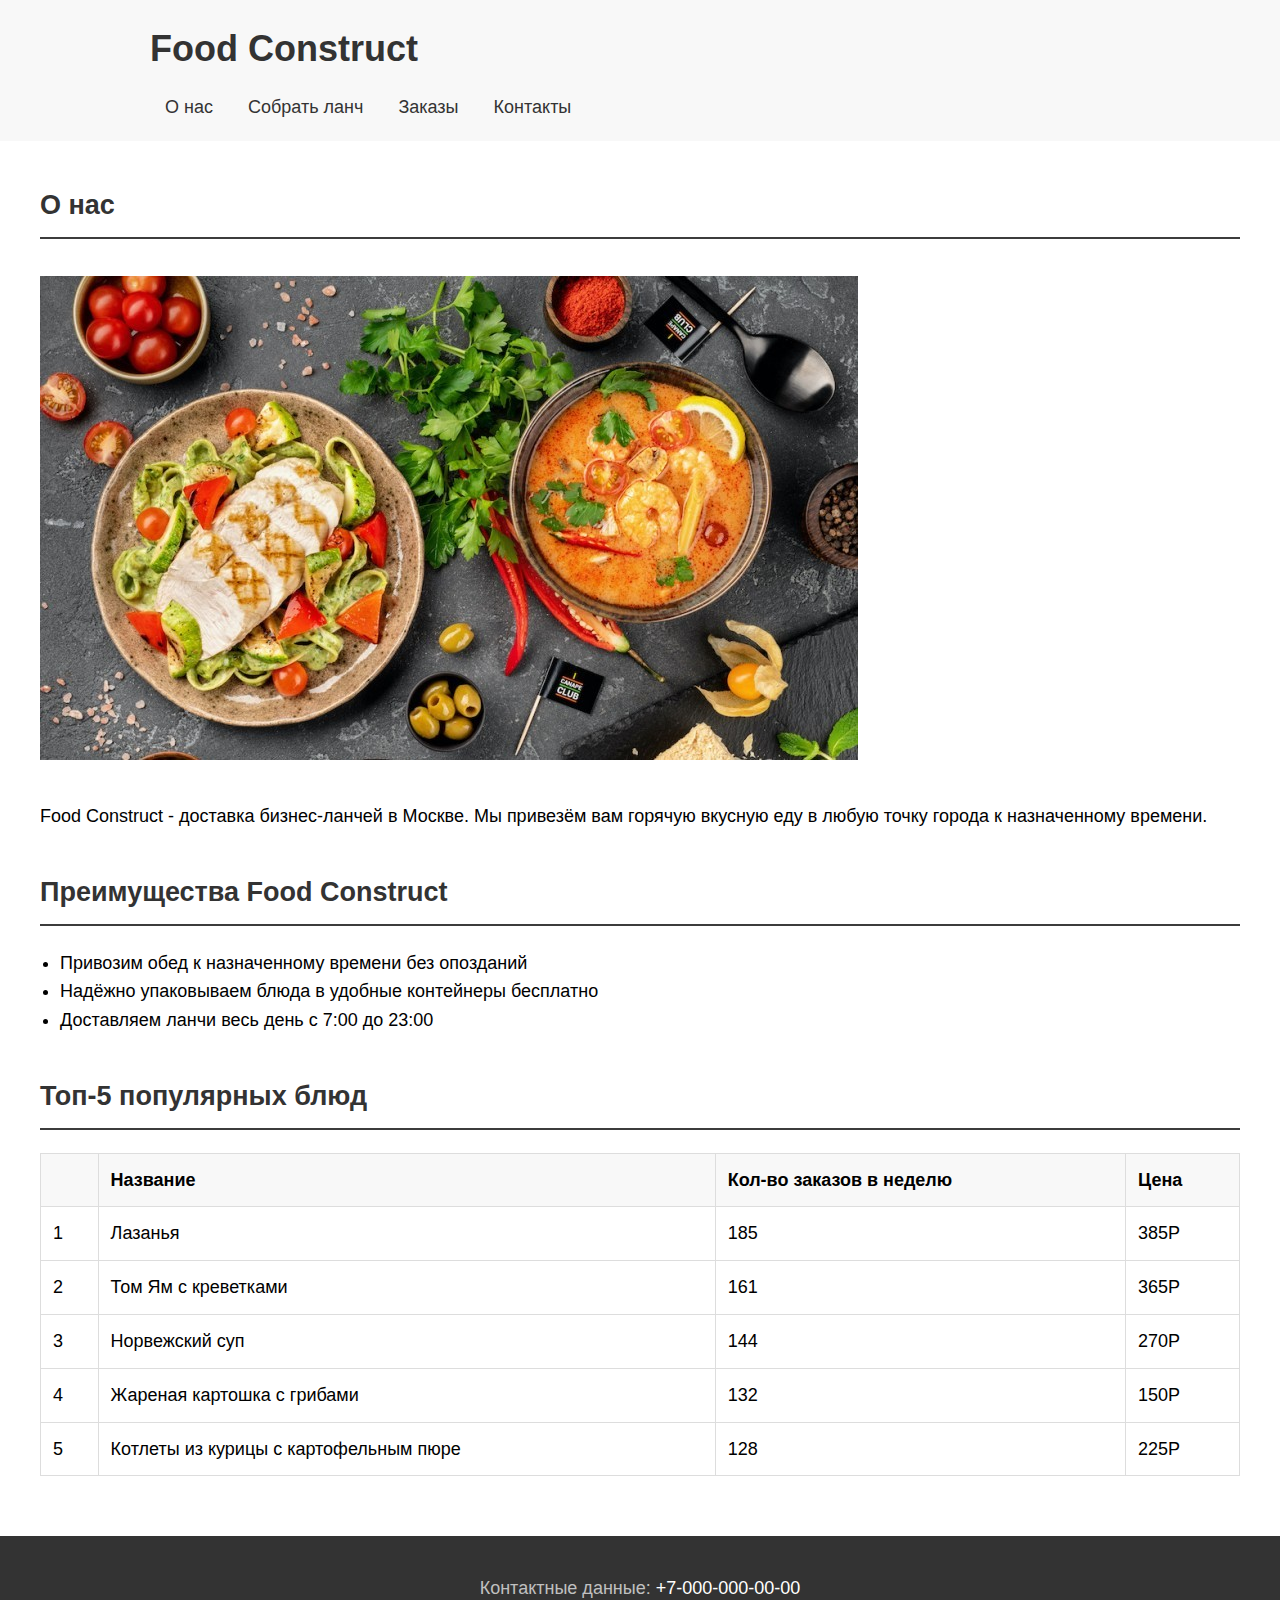
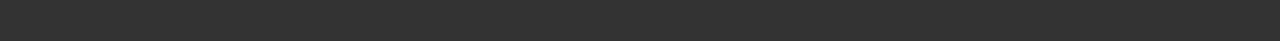
<file: index.html>
<!DOCTYPE html>
<html lang="ru">
<head>
    <meta charset="UTF-8">
    <meta name="viewport" content="width=device-width, initial-scale=1.0">
    <title>Food Construct - Доставка бизнес-ланчей</title>
    <link rel="stylesheet" href="./styles/style.css">
</head>
<body>
    <header>
        <h1>Food Construct</h1>
        <nav>
            <a href="#">О нас</a>
            <a href="#">Собрать ланч</a>
            <a href="#">Заказы</a>
            <a href="#footer">Контакты</a>
        </nav>
    </header>

    <main>
        <section id="about">
            <h2>О нас</h2>
            <img src="images/mainlunch.jpg" alt="Food Construct - доставка бизнес-ланчей">
            <p>Food Construct - доставка бизнес-ланчей в Москве. Мы привезём вам горячую вкусную еду в любую точку города к назначенному времени.</p>
        </section>

        <section id="advantages">
            <h2>Преимущества Food Construct</h2>
            <ul>
                <li>Привозим обед к назначенному времени без опозданий</li>
                <li>Надёжно упаковываем блюда в удобные контейнеры бесплатно</li>
                <li>Доставляем ланчи весь день с 7:00 до 23:00</li>
            </ul>
        </section>

        <section id="popular-dishes">
            <h2>Топ-5 популярных блюд</h2>
            <table>
                <tr>
                    <th></th>
                    <th>Название</th>
                    <th>Кол-во заказов в неделю</th>
                    <th>Цена</th>
                </tr>
                <tr>
                    <td>1</td>
                    <td>Лазанья</td>
                    <td>185</td>
                    <td>385P</td>
                </tr>
                <tr>
                    <td>2</td>
                    <td>Том Ям с креветками</td>
                    <td>161</td>
                    <td>365P</td>
                </tr>
                <tr>
                    <td>3</td>
                    <td>Норвежский суп</td>
                    <td>144</td>
                    <td>270P</td>
                </tr>
                <tr>
                    <td>4</td>
                    <td>Жареная картошка с грибами</td>
                    <td>132</td>
                    <td>150P</td>
                </tr>
                <tr>
                    <td>5</td>
                    <td>Котлеты из курицы с картофельным пюре</td>
                    <td>128</td>
                    <td>225P</td>
                </tr>
            </table>
        </section>
    </main>

    <footer id="footer">
        <p>Контактные данные: <a href="tel:+70000000000">+7-000-000-00-00</a></p>
    </footer>
</body>
</html>
</file>
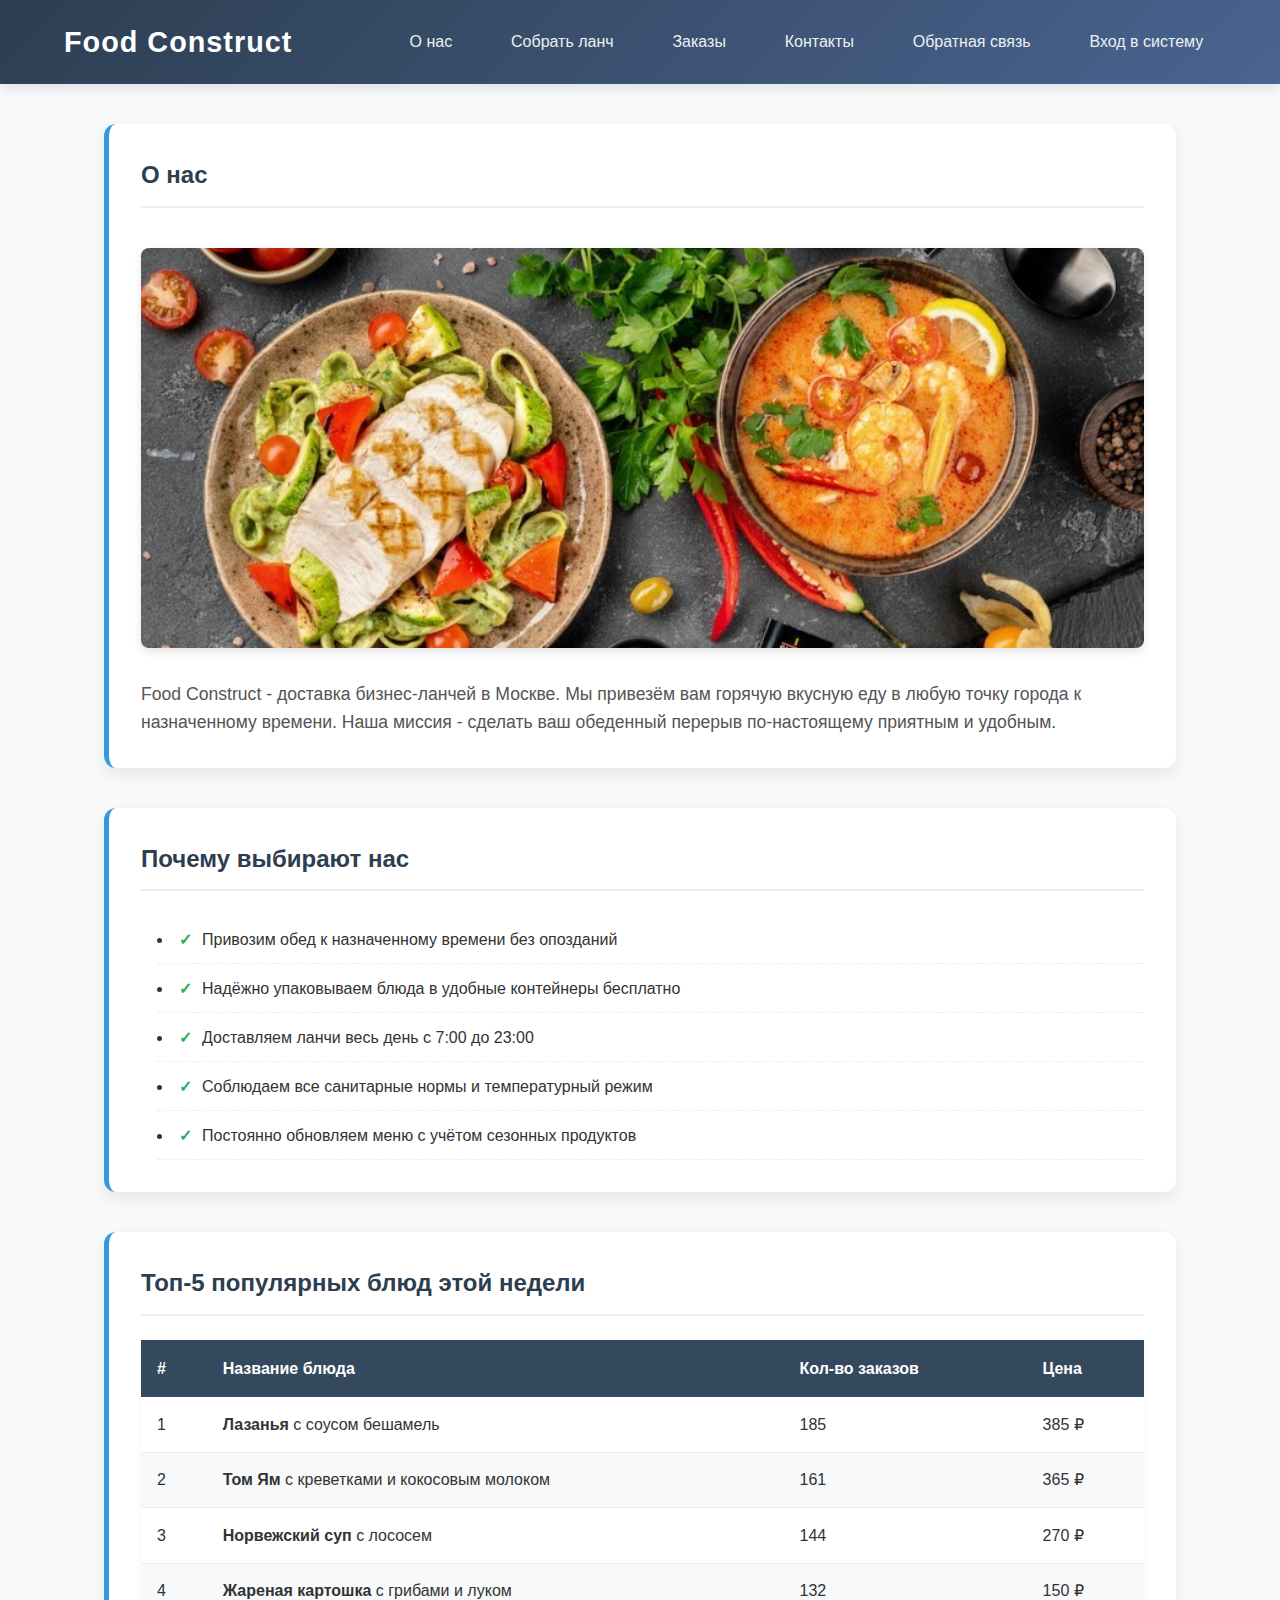
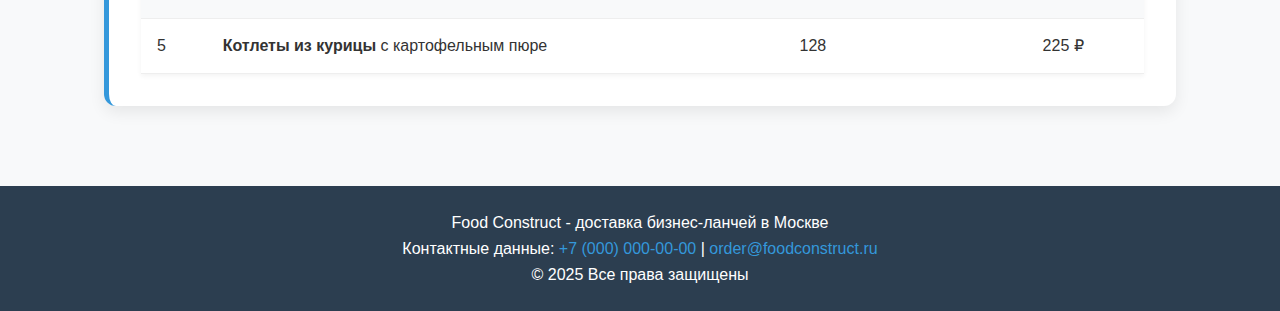
<file: lab2/index.html>
<!DOCTYPE html>
<html lang="ru">
<head>
    <meta charset="UTF-8">
    <meta name="viewport" content="width=device-width, initial-scale=1.0">
    <title>Food Construct - Доставка бизнес-ланчей</title>
    <link rel="stylesheet" href="./styles/style.css">
</head>
<body>
    <header>
        <h1>Food Construct</h1>
        <nav>
            <a href="#about">О нас</a>
            <a href="#">Собрать ланч</a>
            <a href="#">Заказы</a>
            <a href="#footer">Контакты</a>
            <a href="feedback.html">Обратная связь</a>
            <a href="auth.html">Вход в систему</a>
        </nav>
    </header>

    <main>
        <section id="about">
            <h2>О нас</h2>
            <img src="images/mainlunch.jpg" alt="Доставка бизнес-ланчей Food Construct">
            <p>Food Construct - доставка бизнес-ланчей в Москве. Мы привезём вам горячую вкусную еду в любую точку города к назначенному времени. Наша миссия - сделать ваш обеденный перерыв по-настоящему приятным и удобным.</p>
        </section>

        <section id="advantages">
            <h2>Почему выбирают нас</h2>
            <ul>
                <li>Привозим обед к назначенному времени без опозданий</li>
                <li>Надёжно упаковываем блюда в удобные контейнеры бесплатно</li>
                <li>Доставляем ланчи весь день с 7:00 до 23:00</li>
                <li>Соблюдаем все санитарные нормы и температурный режим</li>
                <li>Постоянно обновляем меню с учётом сезонных продуктов</li>
            </ul>
        </section>

        <section id="popular-dishes">
            <h2>Топ-5 популярных блюд этой недели</h2>
            <table>
                <thead>
                    <tr>
                        <th>#</th>
                        <th>Название блюда</th>
                        <th>Кол-во заказов</th>
                        <th>Цена</th>
                    </tr>
                </thead>
                <tbody>
                    <tr>
                        <td>1</td>
                        <td><strong>Лазанья</strong> с соусом бешамель</td>
                        <td>185</td>
                        <td>385 ₽</td>
                    </tr>
                    <tr>
                        <td>2</td>
                        <td><strong>Том Ям</strong> с креветками и кокосовым молоком</td>
                        <td>161</td>
                        <td>365 ₽</td>
                    </tr>
                    <tr>
                        <td>3</td>
                        <td><strong>Норвежский суп</strong> с лососем</td>
                        <td>144</td>
                        <td>270 ₽</td>
                    </tr>
                    <tr>
                        <td>4</td>
                        <td><strong>Жареная картошка</strong> с грибами и луком</td>
                        <td>132</td>
                        <td>150 ₽</td>
                    </tr>
                    <tr>
                        <td>5</td>
                        <td><strong>Котлеты из курицы</strong> с картофельным пюре</td>
                        <td>128</td>
                        <td>225 ₽</td>
                    </tr>
                </tbody>
            </table>
        </section>
    </main>

    <footer id="footer">
        <p>Food Construct - доставка бизнес-ланчей в Москве</p>
        <p>Контактные данные: <a href="tel:+70000000000">+7 (000) 000-00-00</a> | 
           <a href="mailto:order@foodconstruct.ru">order@foodconstruct.ru</a></p>
        <p>© 2025 Все права защищены</p>
    </footer>
</body>
</html>
</file>
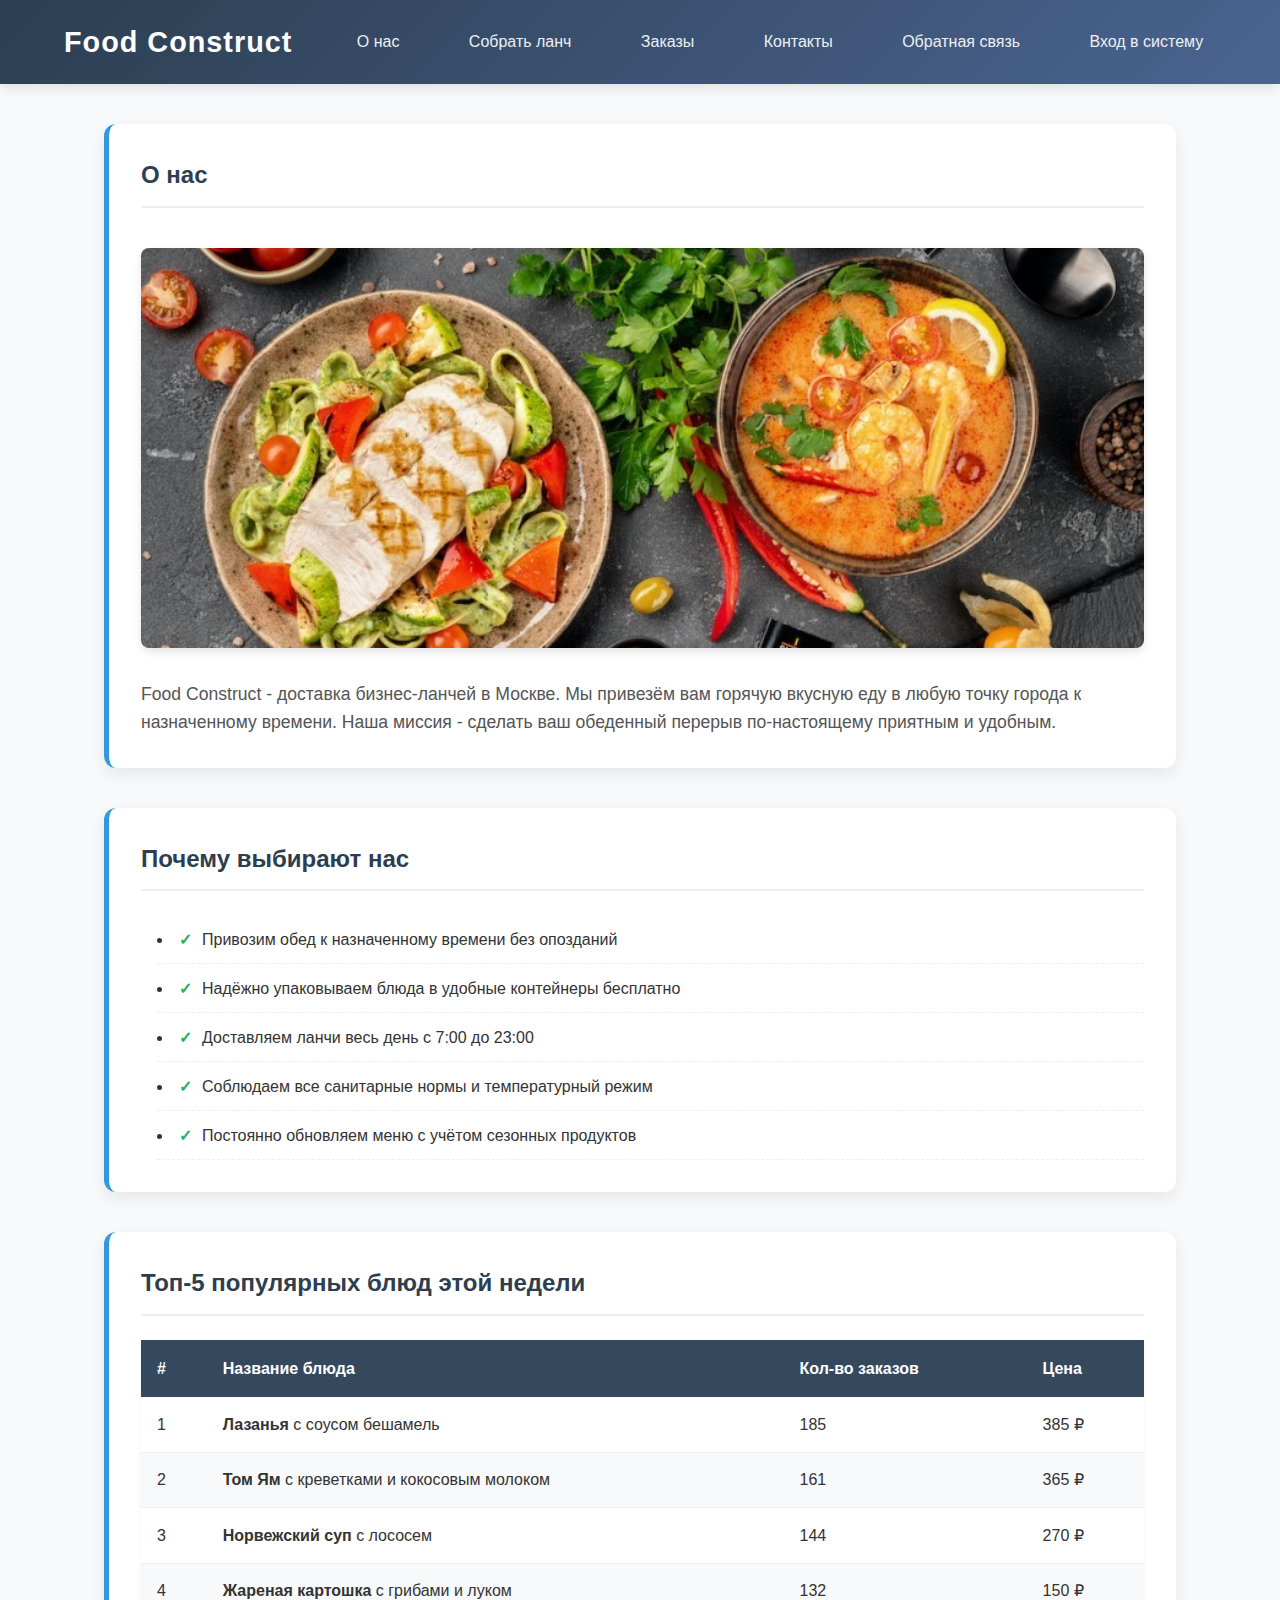
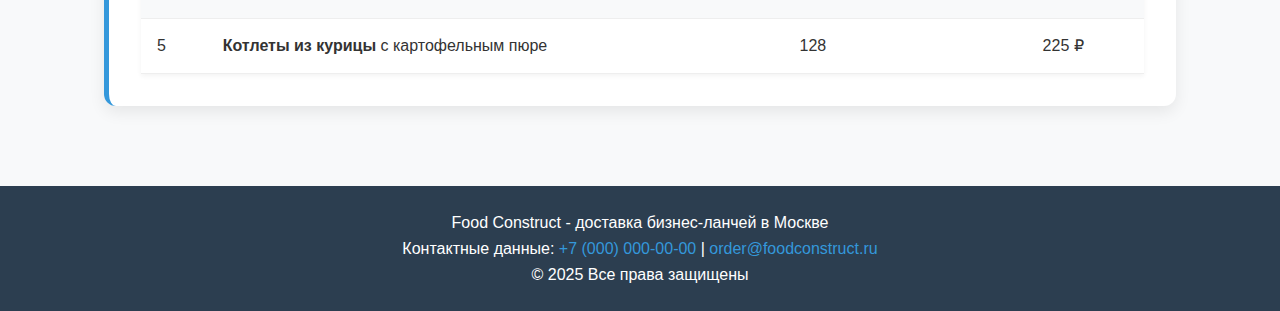
<file: lab3/index.html>
<!DOCTYPE html>
<html lang="ru">
<head>
    <meta charset="UTF-8">
    <meta name="viewport" content="width=device-width, initial-scale=1.0">
    <title>Food Construct - Доставка бизнес-ланчей</title>
    <link rel="stylesheet" href="./styles/style.css">
</head>
<body>
    <header>
        <h1>Food Construct</h1>
        <nav>
            <a href="#about">О нас</a>
            <a href="build-lunch.html">Собрать ланч</a>
            <a href="#">Заказы</a>
            <a href="#footer">Контакты</a>
            <a href="feedback.html">Обратная связь</a>
            <a href="auth.html">Вход в систему</a>
        </nav>
    </header>

    <main>
        <section id="about">
            <h2>О нас</h2>
            <img src="images/mainlunch.jpg" alt="Доставка бизнес-ланчей Food Construct">
            <p>Food Construct - доставка бизнес-ланчей в Москве. Мы привезём вам горячую вкусную еду в любую точку города к назначенному времени. Наша миссия - сделать ваш обеденный перерыв по-настоящему приятным и удобным.</p>
        </section>

        <section id="advantages">
            <h2>Почему выбирают нас</h2>
            <ul>
                <li>Привозим обед к назначенному времени без опозданий</li>
                <li>Надёжно упаковываем блюда в удобные контейнеры бесплатно</li>
                <li>Доставляем ланчи весь день с 7:00 до 23:00</li>
                <li>Соблюдаем все санитарные нормы и температурный режим</li>
                <li>Постоянно обновляем меню с учётом сезонных продуктов</li>
            </ul>
        </section>

        <section id="popular-dishes">
            <h2>Топ-5 популярных блюд этой недели</h2>
            <table>
                <thead>
                    <tr>
                        <th>#</th>
                        <th>Название блюда</th>
                        <th>Кол-во заказов</th>
                        <th>Цена</th>
                    </tr>
                </thead>
                <tbody>
                    <tr>
                        <td>1</td>
                        <td><strong>Лазанья</strong> с соусом бешамель</td>
                        <td>185</td>
                        <td>385 ₽</td>
                    </tr>
                    <tr>
                        <td>2</td>
                        <td><strong>Том Ям</strong> с креветками и кокосовым молоком</td>
                        <td>161</td>
                        <td>365 ₽</td>
                    </tr>
                    <tr>
                        <td>3</td>
                        <td><strong>Норвежский суп</strong> с лососем</td>
                        <td>144</td>
                        <td>270 ₽</td>
                    </tr>
                    <tr>
                        <td>4</td>
                        <td><strong>Жареная картошка</strong> с грибами и луком</td>
                        <td>132</td>
                        <td>150 ₽</td>
                    </tr>
                    <tr>
                        <td>5</td>
                        <td><strong>Котлеты из курицы</strong> с картофельным пюре</td>
                        <td>128</td>
                        <td>225 ₽</td>
                    </tr>
                </tbody>
            </table>
        </section>
    </main>

    <footer id="footer">
        <p>Food Construct - доставка бизнес-ланчей в Москве</p>
        <p>Контактные данные: <a href="tel:+70000000000">+7 (000) 000-00-00</a> | 
           <a href="mailto:order@foodconstruct.ru">order@foodconstruct.ru</a></p>
        <p>© 2025 Все права защищены</p>
    </footer>
</body>
</html>
</file>
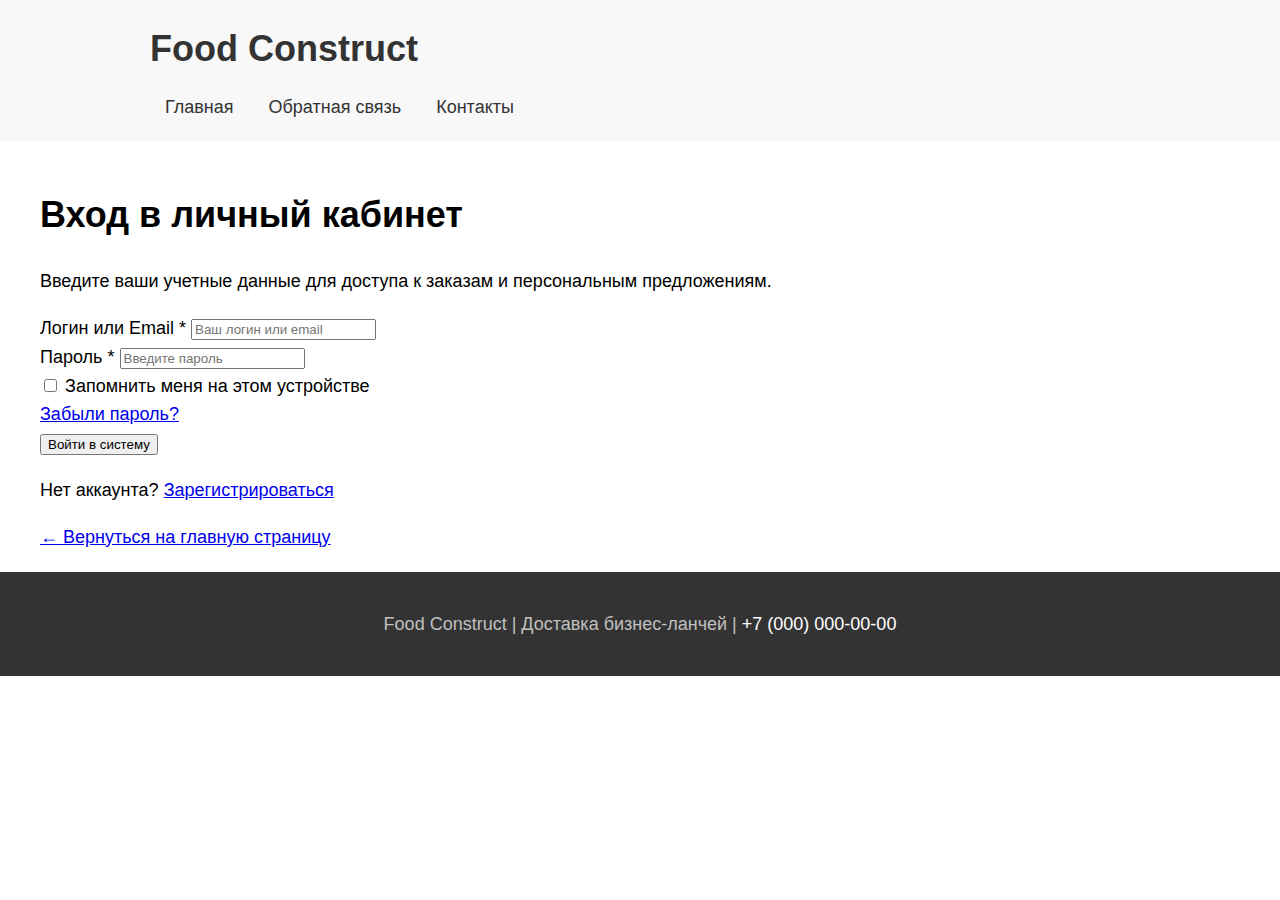
<file: auth.html>
<!DOCTYPE html>
<html lang="ru">
<head>
    <meta charset="UTF-8">
    <meta name="viewport" content="width=device-width, initial-scale=1.0">
    <title>Вход в систему - Food Construct</title>
    <link rel="stylesheet" href="./styles/style.css">
</head>
<body id="auth-page">
    <div class="background-overlay"></div>
    <header>
        <h1>Food Construct</h1>
        <nav>
            <a href="index.html">Главная</a>
            <a href="feedback.html">Обратная связь</a>
            <a href="index.html#footer">Контакты</a>
        </nav>
    </header>

    <main>
        <div class="auth-container">
            <div class="form-container auth-form">
                <h1>Вход в личный кабинет</h1>
                <p class="form-description">Введите ваши учетные данные для доступа к заказам и персональным предложениям.</p>
                
                <form id="authForm" action="https://httpbin.org/post" method="POST">
                    <div class="form-group">
                        <label for="username">Логин или Email <span class="required">*</span></label>
                        <input type="text" id="username" name="username" required 
                               placeholder="Ваш логин или email">
                    </div>

                    <div class="form-group">
                        <label for="password">Пароль <span class="required">*</span></label>
                        <input type="password" id="password" name="password" required 
                               placeholder="Введите пароль">
                    </div>

                    <div class="form-group remember-forgot">
                        <div class="checkbox-option">
                            <input type="checkbox" id="remember" name="remember">
                            <label for="remember">Запомнить меня на этом устройстве</label>
                        </div>
                        <a href="#" class="forgot-link">Забыли пароль?</a>
                    </div>

                    <div class="form-actions">
                        <button type="submit" class="submit-btn">Войти в систему</button>
                    </div>
                </form>
                
                <div class="back-link">
                    <p>Нет аккаунта? <a href="#">Зарегистрироваться</a></p>
                    <a href="index.html">← Вернуться на главную страницу</a>
                </div>
            </div>
        </div>
    </main>

    <footer>
        <p>Food Construct | Доставка бизнес-ланчей | <a href="tel:+70000000000">+7 (000) 000-00-00</a></p>
    </footer>

    <script>
        document.getElementById('authForm').addEventListener('submit', function(e) {
            e.preventDefault();
            alert('Данные для входа отправлены на проверку. Вы будете перенаправлены в личный кабинет.');
            this.submit();
        });
    </script>
</body>
</html>
</file>
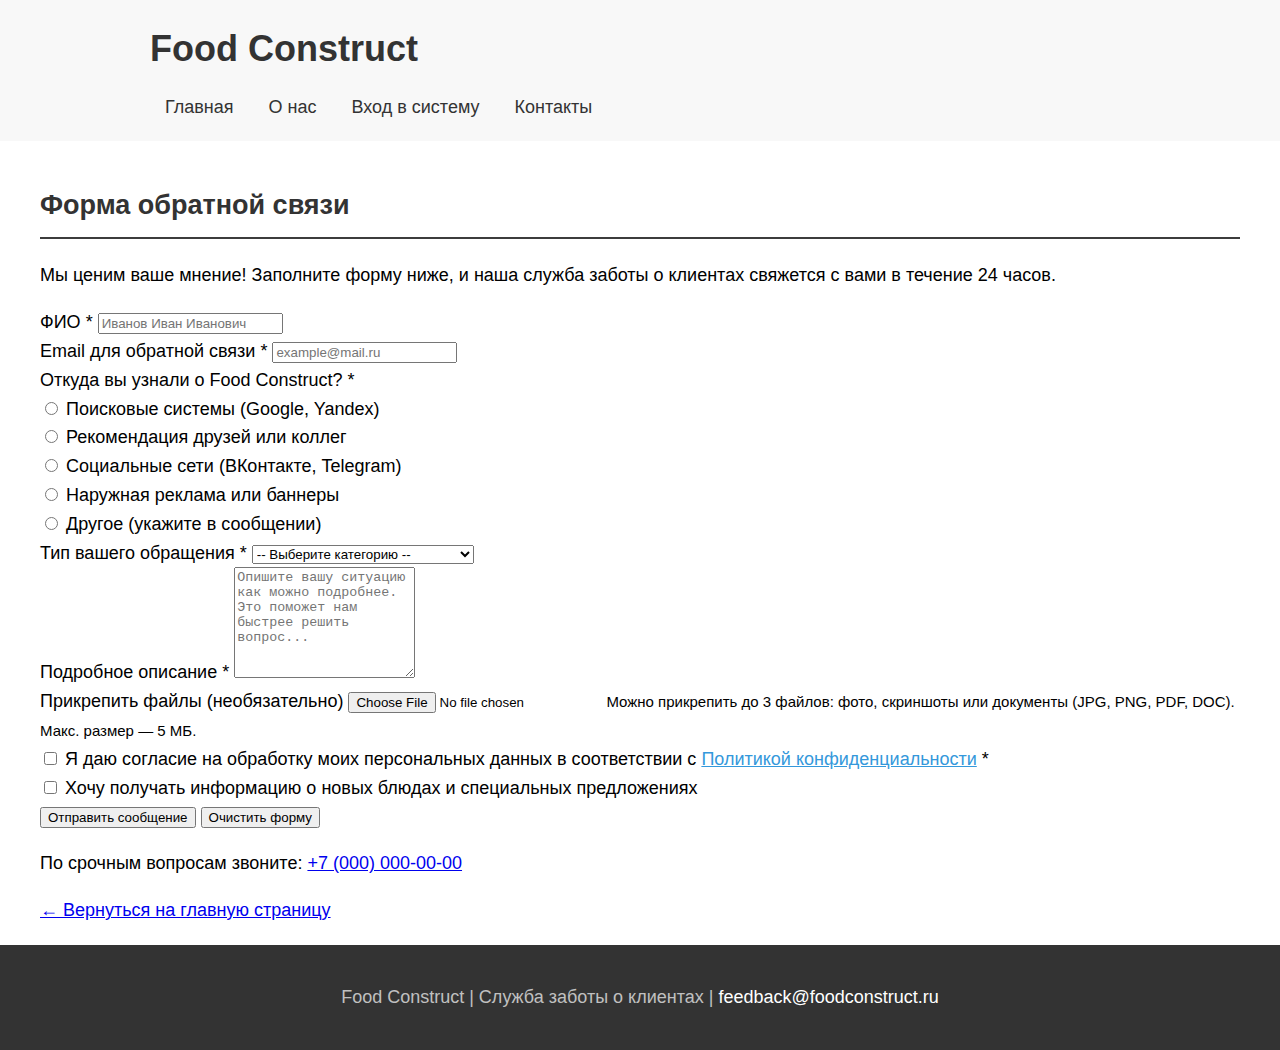
<file: feedback.html>
<!DOCTYPE html>
<html lang="ru">
<head>
    <meta charset="UTF-8">
    <meta name="viewport" content="width=device-width, initial-scale=1.0">
    <title>Обратная связь - Food Construct</title>
    <link rel="stylesheet" href="./styles/style.css">
</head>
<body>
    <header>
        <h1>Food Construct</h1>
        <nav>
            <a href="index.html">Главная</a>
            <a href="index.html#about">О нас</a>
            <a href="auth.html">Вход в систему</a>
            <a href="index.html#footer">Контакты</a>
        </nav>
    </header>

    <main>
        <div class="form-container feedback-container">
            <h2>Форма обратной связи</h2>
            <p class="form-description">Мы ценим ваше мнение! Заполните форму ниже, и наша служба заботы о клиентах свяжется с вами в течение 24 часов.</p>
            
            <form id="feedbackForm" action="https://httpbin.org/post" method="POST" enctype="multipart/form-data">
                <div class="form-group">
                    <label for="fullname">ФИО <span class="required">*</span></label>
                    <input type="text" id="fullname" name="fullname" required 
                           placeholder="Иванов Иван Иванович">
                </div>

                <div class="form-group">
                    <label for="email">Email для обратной связи <span class="required">*</span></label>
                    <input type="email" id="email" name="email" required 
                           placeholder="example@mail.ru">
                </div>

                <div class="form-group">
                    <label>Откуда вы узнали о Food Construct? <span class="required">*</span></label>
                    <div class="radio-group">
                        <div class="radio-option">
                            <input type="radio" id="source-google" name="source" value="google" required>
                            <label for="source-google">Поисковые системы (Google, Yandex)</label>
                        </div>
                        <div class="radio-option">
                            <input type="radio" id="source-friends" name="source" value="friends">
                            <label for="source-friends">Рекомендация друзей или коллег</label>
                        </div>
                        <div class="radio-option">
                            <input type="radio" id="source-social" name="source" value="social">
                            <label for="source-social">Социальные сети (ВКонтакте, Telegram)</label>
                        </div>
                        <div class="radio-option">
                            <input type="radio" id="source-ads" name="source" value="ads">
                            <label for="source-ads">Наружная реклама или баннеры</label>
                        </div>
                        <div class="radio-option">
                            <input type="radio" id="source-other" name="source" value="other">
                            <label for="source-other">Другое (укажите в сообщении)</label>
                        </div>
                    </div>
                </div>

                <div class="form-group">
                    <label for="appeal-type">Тип вашего обращения <span class="required">*</span></label>
                    <select id="appeal-type" name="appeal_type" required>
                        <option value="">-- Выберите категорию --</option>
                        <option value="complaint">Жалоба на качество или сервис</option>
                        <option value="suggestion">Предложение по улучшению</option>
                        <option value="question">Вопрос по доставке или меню</option>
                        <option value="thanks">Благодарность сотрудникам</option>
                        <option value="cooperation">Предложение о сотрудничестве</option>
                    </select>
                </div>

                <div class="form-group">
                    <label for="message">Подробное описание <span class="required">*</span></label>
                    <textarea id="message" name="message" required 
                              placeholder="Опишите вашу ситуацию как можно подробнее. Это поможет нам быстрее решить вопрос..." 
                              rows="7"></textarea>
                </div>

                <div class="form-group">
                    <label for="attachment">Прикрепить файлы (необязательно)</label>
                    <input type="file" id="attachment" name="attachment" 
                           accept=".jpg,.jpeg,.png,.pdf,.doc,.docx">
                    <small class="file-hint">Можно прикрепить до 3 файлов: фото, скриншоты или документы (JPG, PNG, PDF, DOC). Макс. размер — 5 МБ.</small>
                </div>

                <div class="form-group checkbox-group">
                    <div class="checkbox-option">
                        <input type="checkbox" id="consent" name="consent" required>
                        <label for="consent">Я даю согласие на обработку моих персональных данных в соответствии с <a href="#" style="color: #3498db;">Политикой конфиденциальности</a> <span class="required">*</span></label>
                    </div>
                </div>

                <div class="form-group checkbox-group">
                    <div class="checkbox-option">
                        <input type="checkbox" id="newsletter" name="newsletter">
                        <label for="newsletter">Хочу получать информацию о новых блюдах и специальных предложениях</label>
                    </div>
                </div>

                <div class="form-actions">
                    <button type="submit" class="submit-btn">Отправить сообщение</button>
                    <button type="reset" class="reset-btn">Очистить форму</button>
                </div>
            </form>

            <div class="back-link">
                <p>По срочным вопросам звоните: <a href="tel:+70000000000">+7 (000) 000-00-00</a></p>
                <a href="index.html">← Вернуться на главную страницу</a>
            </div>
        </div>
    </main>

    <footer>
        <p>Food Construct | Служба заботы о клиентах | <a href="mailto:feedback@foodconstruct.ru">feedback@foodconstruct.ru</a></p>
    </footer>

    <script>
        document.getElementById('feedbackForm').addEventListener('submit', function(e) {
            e.preventDefault();
            
            const consent = document.getElementById('consent');
            if (!consent.checked) {
                alert('Для отправки формы необходимо дать согласие на обработку персональных данных.');
                consent.focus();
                return;
            }

            const appealType = document.getElementById('appeal-type').value;
            const message = document.getElementById('message').value;
            
            if (appealType === 'complaint' && message.length < 20) {
                alert('Для жалобы требуется более подробное описание (не менее 20 символов).');
                return;
            }
            
            alert('Спасибо за ваше обращение! Мы ответим вам в течение 24 часов.');
            this.submit();
        });
    </script>
</body>
</html>
</file>
<file: styles/style.css>
body {
    font-family: Roboto, sans-serif;
    font-size: large;
    margin: 0;
    padding: 0px;
    line-height: 1.6;
}

header {
    background-color: #f8f8f8;
    padding: 20px;
    padding-left: 150px;
    text-align: left;
}

header h1 {
    margin: 0;
    color: #333;
}

nav {
    margin-top: 15px;
}

nav a {
    margin: 0 15px;
    text-decoration: none;
    color: #333;
}

nav a:hover {
    color: #2b2b2b;
}

main {
    padding: 20px;
    max-width: 1200px;
    margin: 0 auto;
}

section {
    margin-bottom: 40px;
}

h2 {
    color: #333;
    border-bottom: 2px solid #3c3c3c;
    padding-bottom: 10px;
}

img {
    max-width: 100%;
    height: auto;
    margin: 15px 0;
}

ul {
    padding-left: 20px;
}

table {
    width: 100%;
    border-collapse: collapse;
    margin-top: 15px;
}

th, td {
    border: 1px solid #ddd;
    padding: 12px;
    text-align: left;
}

th {
    background-color: #f8f8f8;
}

footer {
    background-color: #333;
    color: rgb(192, 192, 192);
    text-align: center;
    padding: 20px;
}

footer a {
    color: white;
    text-decoration: none;
}
</file>
<file: lab2/styles/style.css>
/* ===== СБРОС СТИЛЕЙ И БАЗОВЫЕ НАСТРОЙКИ ===== */
* {
    margin: 0;
    padding: 0;
    box-sizing: border-box;
    font-family: 'Segoe UI', Tahoma, Geneva, Verdana, sans-serif;
}

body {
    background-color: #f8f9fa;
    color: #333;
    line-height: 1.6;
    display: flex;
    flex-direction: column;
    min-height: 100vh;
}

/* ===== ШАПКА САЙТА (ОБЩАЯ) ===== */
header {
    background: linear-gradient(135deg, #2c3e50 0%, #4a6491 100%);
    color: white;
    padding: 1.2rem 5%;
    display: flex;
    justify-content: space-between;
    align-items: center;
    box-shadow: 0 4px 12px rgba(0, 0, 0, 0.1);
}

header h1 {
    font-size: 1.8rem;
    font-weight: 700;
    letter-spacing: 1px;
}

nav a {
    color: #ecf0f1;
    text-decoration: none;
    margin-left: 1.8rem;
    font-weight: 500;
    padding: 0.5rem 0.8rem;
    border-radius: 4px;
    transition: all 0.3s ease;
}

nav a:hover {
    background-color: rgba(255, 255, 255, 0.15);
    transform: translateY(-2px);
}

/* ===== ОСНОВНОЕ СОДЕРЖИМОЕ (ОБЩЕЕ) ===== */
main {
    flex: 1;
    padding: 2.5rem 5%;
    max-width: 1200px;
    margin: 0 auto;
    width: 100%;
}

section {
    background-color: white;
    border-radius: 12px;
    padding: 2rem;
    margin-bottom: 2.5rem;
    box-shadow: 0 6px 16px rgba(0, 0, 0, 0.08);
    border-left: 5px solid #3498db;
}

h2 {
    color: #2c3e50;
    margin-bottom: 1.5rem;
    padding-bottom: 0.7rem;
    border-bottom: 2px solid #eee;
}

/* ===== СТИЛИ ГЛАВНОЙ СТРАНИЦЫ (index.html) ===== */
#about img {
    width: 100%;
    max-height: 400px;
    object-fit: cover;
    border-radius: 8px;
    margin-top: 1rem;
    box-shadow: 0 4px 8px rgba(0,0,0,0.1);
}

#about p {
    font-size: 1.1rem;
    margin-top: 1.5rem;
    color: #555;
}

#advantages ul {
    list-style-position: inside;
    padding-left: 1rem;
}

#advantages li {
    padding: 0.7rem 0;
    border-bottom: 1px dashed #eee;
}

#advantages li:before {
    content: "✓";
    color: #27ae60;
    font-weight: bold;
    margin-right: 10px;
}

/* Стили таблицы */
table {
    width: 100%;
    border-collapse: collapse;
    margin-top: 1rem;
    box-shadow: 0 2px 5px rgba(0,0,0,0.05);
}

table th {
    background-color: #34495e;
    color: white;
    padding: 1rem;
    text-align: left;
}

table td {
    padding: 0.9rem 1rem;
    border-bottom: 1px solid #eee;
}

table tr:nth-child(even) {
    background-color: #f8f9fa;
}

table tr:hover {
    background-color: #e3f2fd;
}

/* ===== СТИЛИ ДЛЯ ОБЕИХ ФОРМ (auth.html И feedback.html) ===== */
.form-container {
    background-color: white;
    border-radius: 12px;
    padding: 2.5rem;
    max-width: 700px;
    margin: 0 auto;
    box-shadow: 0 10px 30px rgba(0, 0, 0, 0.1);
}

.form-group {
    margin-bottom: 1.8rem;
}

label {
    display: block;
    margin-bottom: 0.6rem;
    font-weight: 600;
    color: #2c3e50;
}

.required {
    color: #e74c3c;
}

input[type="text"],
input[type="email"],
input[type="password"],
textarea,
select {
    width: 100%;
    padding: 0.9rem;
    border: 1px solid #ddd;
    border-radius: 6px;
    font-size: 1rem;
    transition: border 0.3s;
}

input:focus,
textarea:focus,
select:focus {
    outline: none;
    border-color: #3498db;
    box-shadow: 0 0 0 3px rgba(52, 152, 219, 0.2);
}

.radio-group,
.checkbox-option {
    margin-top: 0.5rem;
}

.radio-option,
.checkbox-option {
    margin-bottom: 0.8rem;
    display: flex;
    align-items: center;
}

.radio-option input,
.checkbox-option input {
    margin-right: 0.8rem;
    transform: scale(1.1);
}

.file-hint {
    display: block;
    margin-top: 0.5rem;
    color: #7f8c8d;
    font-size: 0.9rem;
}

/* Кнопки форм */
.form-actions {
    display: flex;
    gap: 1rem;
    margin-top: 2rem;
}

.submit-btn,
.reset-btn {
    padding: 0.9rem 2rem;
    border: none;
    border-radius: 6px;
    font-size: 1rem;
    font-weight: 600;
    cursor: pointer;
    transition: all 0.3s ease;
}

.submit-btn {
    background: linear-gradient(to right, #27ae60, #2ecc71);
    color: white;
    flex: 2;
}

.reset-btn {
    background-color: #ecf0f1;
    color: #2c3e50;
    flex: 1;
}

.submit-btn:hover {
    background: linear-gradient(to right, #219653, #27ae60);
    transform: translateY(-2px);
    box-shadow: 0 4px 12px rgba(39, 174, 96, 0.3);
}

.reset-btn:hover {
    background-color: #d5dbdb;
}

.back-link {
    text-align: center;
    margin-top: 2rem;
    padding-top: 1.5rem;
    border-top: 1px solid #eee;
}

.back-link a {
    color: #3498db;
    text-decoration: none;
    font-weight: 500;
}

.back-link a:hover {
    text-decoration: underline;
}

/* ===== СПЕЦИФИЧНЫЕ СТИЛИ ДЛЯ СТРАНИЦЫ АУТЕНТИФИКАЦИИ ===== */
#auth-page body {
    background: url('../images/auth-bg.jpg') no-repeat center center fixed;
    background-size: cover;
    position: relative;
}

#auth-page .background-overlay {
    position: fixed;
    top: 0;
    left: 0;
    width: 100%;
    height: 100%;
    background-color: rgba(44, 62, 80, 0.85);
    z-index: -1;
}

#auth-page header {
    background-color: rgba(255, 255, 255, 0.95);
    color: #2c3e50;
    box-shadow: 0 2px 10px rgba(0,0,0,0.1);
}

#auth-page nav a {
    color: #2c3e50;
}

#auth-page nav a:hover {
    background-color: rgba(44, 62, 80, 0.1);
}

#auth-page .auth-container {
    display: flex;
    justify-content: center;
    align-items: center;
    min-height: 75vh;
}

#auth-page .auth-form {
    background-color: rgba(255, 255, 255, 0.95);
    backdrop-filter: blur(5px);
    padding: 2.5rem;
    width: 100%;
    max-width: 450px;
}

#auth-page .remember-forgot {
    display: flex;
    justify-content: space-between;
    align-items: center;
}

#auth-page .forgot-link {
    color: #3498db;
    font-size: 0.9rem;
    text-decoration: none;
}

#auth-page .forgot-link:hover {
    text-decoration: underline;
}

/* ===== ПОДВАЛ САЙТА (ОБЩИЙ) ===== */
footer {
    background-color: #2c3e50;
    color: white;
    text-align: center;
    padding: 1.5rem;
    margin-top: auto;
}

footer a {
    color: #3498db;
    text-decoration: none;
}

footer a:hover {
    text-decoration: underline;
}

/* ===== АДАПТИВНОСТЬ ===== */
@media (max-width: 768px) {
    header {
        flex-direction: column;
        padding: 1.2rem;
    }
    
    nav {
        margin-top: 1rem;
        display: flex;
        flex-wrap: wrap;
        justify-content: center;
        gap: 0.8rem;
    }
    
    nav a {
        margin: 0;
    }
    
    .form-actions {
        flex-direction: column;
    }
    
    .submit-btn, .reset-btn {
        width: 100%;
    }
    
    table {
        display: block;
        overflow-x: auto;
    }
}
</file>
<file: lab3/styles/style.css>
/* ===== СБРОС СТИЛЕЙ И БАЗОВЫЕ НАСТРОЙКИ ===== */
* {
    margin: 0;
    padding: 0;
    box-sizing: border-box;
    font-family: 'Segoe UI', Tahoma, Geneva, Verdana, sans-serif;
}

body {
    background-color: #f8f9fa;
    color: #333;
    line-height: 1.6;
    display: flex;
    flex-direction: column;
    min-height: 100vh;
}

/* ===== ШАПКА САЙТА (ОБЩАЯ) ===== */
header {
    background: linear-gradient(135deg, #2c3e50 0%, #4a6491 100%);
    color: white;
    padding: 1.2rem 5%;
    display: flex;
    justify-content: space-between;
    align-items: center;
    box-shadow: 0 4px 12px rgba(0, 0, 0, 0.1);
}

header h1 {
    font-size: 1.8rem;
    font-weight: 700;
    letter-spacing: 1px;
}

nav a {
    color: #ecf0f1;
    text-decoration: none;
    margin-left: 1.8rem;
    font-weight: 500;
    padding: 0.5rem 0.8rem;
    border-radius: 4px;
    transition: all 0.3s ease;
}

nav a:hover {
    background-color: rgba(255, 255, 255, 0.15);
    transform: translateY(-2px);
}

/* ===== ОСНОВНОЕ СОДЕРЖИМОЕ (ОБЩЕЕ) ===== */
main {
    flex: 1;
    padding: 2.5rem 5%;
    max-width: 1200px;
    margin: 0 auto;
    width: 100%;
}

section {
    background-color: white;
    border-radius: 12px;
    padding: 2rem;
    margin-bottom: 2.5rem;
    box-shadow: 0 6px 16px rgba(0, 0, 0, 0.08);
    border-left: 5px solid #3498db;
}

h2 {
    color: #2c3e50;
    margin-bottom: 1.5rem;
    padding-bottom: 0.7rem;
    border-bottom: 2px solid #eee;
}

/* ===== СТИЛИ ГЛАВНОЙ СТРАНИЦЫ (index.html) ===== */
#about img {
    width: 100%;
    max-height: 400px;
    object-fit: cover;
    border-radius: 8px;
    margin-top: 1rem;
    box-shadow: 0 4px 8px rgba(0,0,0,0.1);
}

#about p {
    font-size: 1.1rem;
    margin-top: 1.5rem;
    color: #555;
}

#advantages ul {
    list-style-position: inside;
    padding-left: 1rem;
}

#advantages li {
    padding: 0.7rem 0;
    border-bottom: 1px dashed #eee;
}

#advantages li:before {
    content: "✓";
    color: #27ae60;
    font-weight: bold;
    margin-right: 10px;
}

/* Стили таблицы */
table {
    width: 100%;
    border-collapse: collapse;
    margin-top: 1rem;
    box-shadow: 0 2px 5px rgba(0,0,0,0.05);
}

table th {
    background-color: #34495e;
    color: white;
    padding: 1rem;
    text-align: left;
}

table td {
    padding: 0.9rem 1rem;
    border-bottom: 1px solid #eee;
}

table tr:nth-child(even) {
    background-color: #f8f9fa;
}

table tr:hover {
    background-color: #e3f2fd;
}

/* ===== СТИЛИ ДЛЯ ОБЕИХ ФОРМ (auth.html И feedback.html) ===== */
.form-container {
    background-color: white;
    border-radius: 12px;
    padding: 2.5rem;
    max-width: 700px;
    margin: 0 auto;
    box-shadow: 0 10px 30px rgba(0, 0, 0, 0.1);
}

.form-group {
    margin-bottom: 1.8rem;
}

label {
    display: block;
    margin-bottom: 0.6rem;
    font-weight: 600;
    color: #2c3e50;
}

.required {
    color: #e74c3c;
}

input[type="text"],
input[type="email"],
input[type="password"],
textarea,
select {
    width: 100%;
    padding: 0.9rem;
    border: 1px solid #ddd;
    border-radius: 6px;
    font-size: 1rem;
    transition: border 0.3s;
}

input:focus,
textarea:focus,
select:focus {
    outline: none;
    border-color: #3498db;
    box-shadow: 0 0 0 3px rgba(52, 152, 219, 0.2);
}

.radio-group,
.checkbox-option {
    margin-top: 0.5rem;
}

.radio-option,
.checkbox-option {
    margin-bottom: 0.8rem;
    display: flex;
    align-items: center;
}

.radio-option input,
.checkbox-option input {
    margin-right: 0.8rem;
    transform: scale(1.1);
}

.file-hint {
    display: block;
    margin-top: 0.5rem;
    color: #7f8c8d;
    font-size: 0.9rem;
}

/* Кнопки форм */
.form-actions {
    display: flex;
    gap: 1rem;
    margin-top: 2rem;
}

.submit-btn,
.reset-btn {
    padding: 0.9rem 2rem;
    border: none;
    border-radius: 6px;
    font-size: 1rem;
    font-weight: 600;
    cursor: pointer;
    transition: all 0.3s ease;
}

.submit-btn {
    background: linear-gradient(to right, #27ae60, #2ecc71);
    color: white;
    flex: 2;
}

.reset-btn {
    background-color: #ecf0f1;
    color: #2c3e50;
    flex: 1;
}

.submit-btn:hover {
    background: linear-gradient(to right, #219653, #27ae60);
    transform: translateY(-2px);
    box-shadow: 0 4px 12px rgba(39, 174, 96, 0.3);
}

.reset-btn:hover {
    background-color: #d5dbdb;
}

.back-link {
    text-align: center;
    margin-top: 2rem;
    padding-top: 1.5rem;
    border-top: 1px solid #eee;
}

.back-link a {
    color: #3498db;
    text-decoration: none;
    font-weight: 500;
}

.back-link a:hover {
    text-decoration: underline;
}

/* ===== СПЕЦИФИЧНЫЕ СТИЛИ ДЛЯ СТРАНИЦЫ АУТЕНТИФИКАЦИИ ===== */
#auth-page body {
    background: url('../images/auth-bg.jpg') no-repeat center center fixed;
    background-size: cover;
    position: relative;
}

#auth-page .background-overlay {
    position: fixed;
    top: 0;
    left: 0;
    width: 100%;
    height: 100%;
    background-color: rgba(44, 62, 80, 0.85);
    z-index: -1;
}

#auth-page header {
    background-color: rgba(255, 255, 255, 0.95);
    color: #2c3e50;
    box-shadow: 0 2px 10px rgba(0,0,0,0.1);
}

#auth-page nav a {
    color: #2c3e50;
}

#auth-page nav a:hover {
    background-color: rgba(44, 62, 80, 0.1);
}

#auth-page .auth-container {
    display: flex;
    justify-content: center;
    align-items: center;
    min-height: 75vh;
}

#auth-page .auth-form {
    background-color: rgba(255, 255, 255, 0.95);
    backdrop-filter: blur(5px);
    padding: 2.5rem;
    width: 100%;
    max-width: 450px;
}

#auth-page .remember-forgot {
    display: flex;
    justify-content: space-between;
    align-items: center;
}

#auth-page .forgot-link {
    color: #3498db;
    font-size: 0.9rem;
    text-decoration: none;
}

#auth-page .forgot-link:hover {
    text-decoration: underline;
}

/* ===== ПОДВАЛ САЙТА (ОБЩИЙ) ===== */
footer {
    background-color: #2c3e50;
    color: white;
    text-align: center;
    padding: 1.5rem;
    margin-top: auto;
}

footer a {
    color: #3498db;
    text-decoration: none;
}

footer a:hover {
    text-decoration: underline;
}

/* ===== АДАПТИВНОСТЬ ===== */
@media (max-width: 768px) {
    header {
        flex-direction: column;
        padding: 1.2rem;
    }
    
    nav {
        margin-top: 1rem;
        display: flex;
        flex-wrap: wrap;
        justify-content: center;
        gap: 0.8rem;
    }
    
    nav a {
        margin: 0;
    }
    
    .form-actions {
        flex-direction: column;
    }
    
    .submit-btn, .reset-btn {
        width: 100%;
    }
    
    table {
        display: block;
        overflow-x: auto;
    }
}

/* Основная сетка для блюд */
.dishes-grid {
    display: grid;
    grid-template-columns: repeat(3, 1fr);
    gap: 10px;
    margin-bottom: 40px;
}

/* Карточка блюда */
.dish-card {
    background-color: white;
    border-radius: 35px;
    padding: 30px 40px;
    cursor: pointer;
    filter: drop-shadow(17px 19px 24px rgba(0, 0, 0, 0.13));
    
    /* Flex для вертикального выравнивания */
    display: flex;
    flex-direction: column;
    transition: border 0.3s ease;
}

.dish-card:hover {
    border: 2px solid tomato;
}

.dish-card img {
    width: 100%;
    border-radius: 35px;
    margin-bottom: 15px;
}

.dish-price {
    font-size: 1.4rem;
    font-weight: 700;
    color: #2c3e50;
    margin-bottom: 8px;
}

.dish-name {
    font-size: 1.1rem;
    font-weight: 500;
    margin-bottom: 8px;
    flex-grow: 1;
}

.dish-weight {
    color: #7f8c8d;
    margin-bottom: 15px;
}

.add-btn {
    background-color: #f1eee9;
    border: none;
    border-radius: 10px;
    padding: 10px 30px;
    cursor: pointer;
    font-weight: 600;
    margin-top: 10px;
    transition: background-color 0.3s ease;
}

.dish-card:hover .add-btn {
    background-color: tomato;
    color: white;
}

/* Навигация как flexbox */
nav {
    display: flex;
    flex-wrap: wrap;
    gap: 15px;
}

/* Активная ссылка в навигации */
nav a.active {
    color: tomato;
}

/* Адаптивность для планшетов (≤800px) */
@media (max-width: 800px) {
    .dishes-grid {
        grid-template-columns: repeat(2, 1fr);
    }
    
    .dish-card {
        padding: 20px 25px;
    }
}

/* Адаптивность для мобильных (≤600px) */
@media (max-width: 600px) {
    .dishes-grid {
        grid-template-columns: 1fr;
    }
    
    .dish-card {
        padding: 15px 20px;
    }
    
    header {
        flex-direction: column;
        text-align: center;
    }
    
    nav {
        justify-content: center;
        margin-top: 15px;
    }
}

/* Стили для печати */
@media print {
    /* Скрыть ненужные элементы */
    header nav,
    .add-btn,
    footer a {
        display: none !important;
    }
    
    /* Убрать декоративные стили */
    .dish-card {
        filter: none !important;
        border: 1px solid #ddd !important;
        box-shadow: none !important;
        border-radius: 0 !important;
        margin-bottom: 10px;
        page-break-inside: avoid;
    }
    
    /* Черно-белая печать */
    body {
        color: black !important;
        background: white !important;
        font-size: 12pt;
        line-height: 1.5;
    }
    
    /* Убрать фоны */
    header, footer {
        background: white !important;
        color: black !important;
        border-bottom: 1px solid black;
    }
    
    /* Оптимизировать изображения */
    img {
        max-width: 200px !important;
        filter: grayscale(100%);
    }
    
    /* Убрать отступы */
    .dish-card {
        padding: 10px !important;
    }
    
    /* Добавить ссылки как текст */
    a[href^="http"]:after {
        content: " (" attr(href) ")";
        font-size: 10pt;
    }
    
    /* Предотвратить разрыв внутри карточки */
    .dish-card {
        page-break-inside: avoid;
    }
}

/* Фиксация футера внизу */
body {
    min-height: 100vh;
    display: flex;
    flex-direction: column;
}

main {
    flex: 1;
}

/* Стили для навигации */
nav {
    display: flex;
    flex-wrap: wrap;
    gap: 15px;
}

nav a.active {
    color: tomato;
    font-weight: 600;
}
</file>
